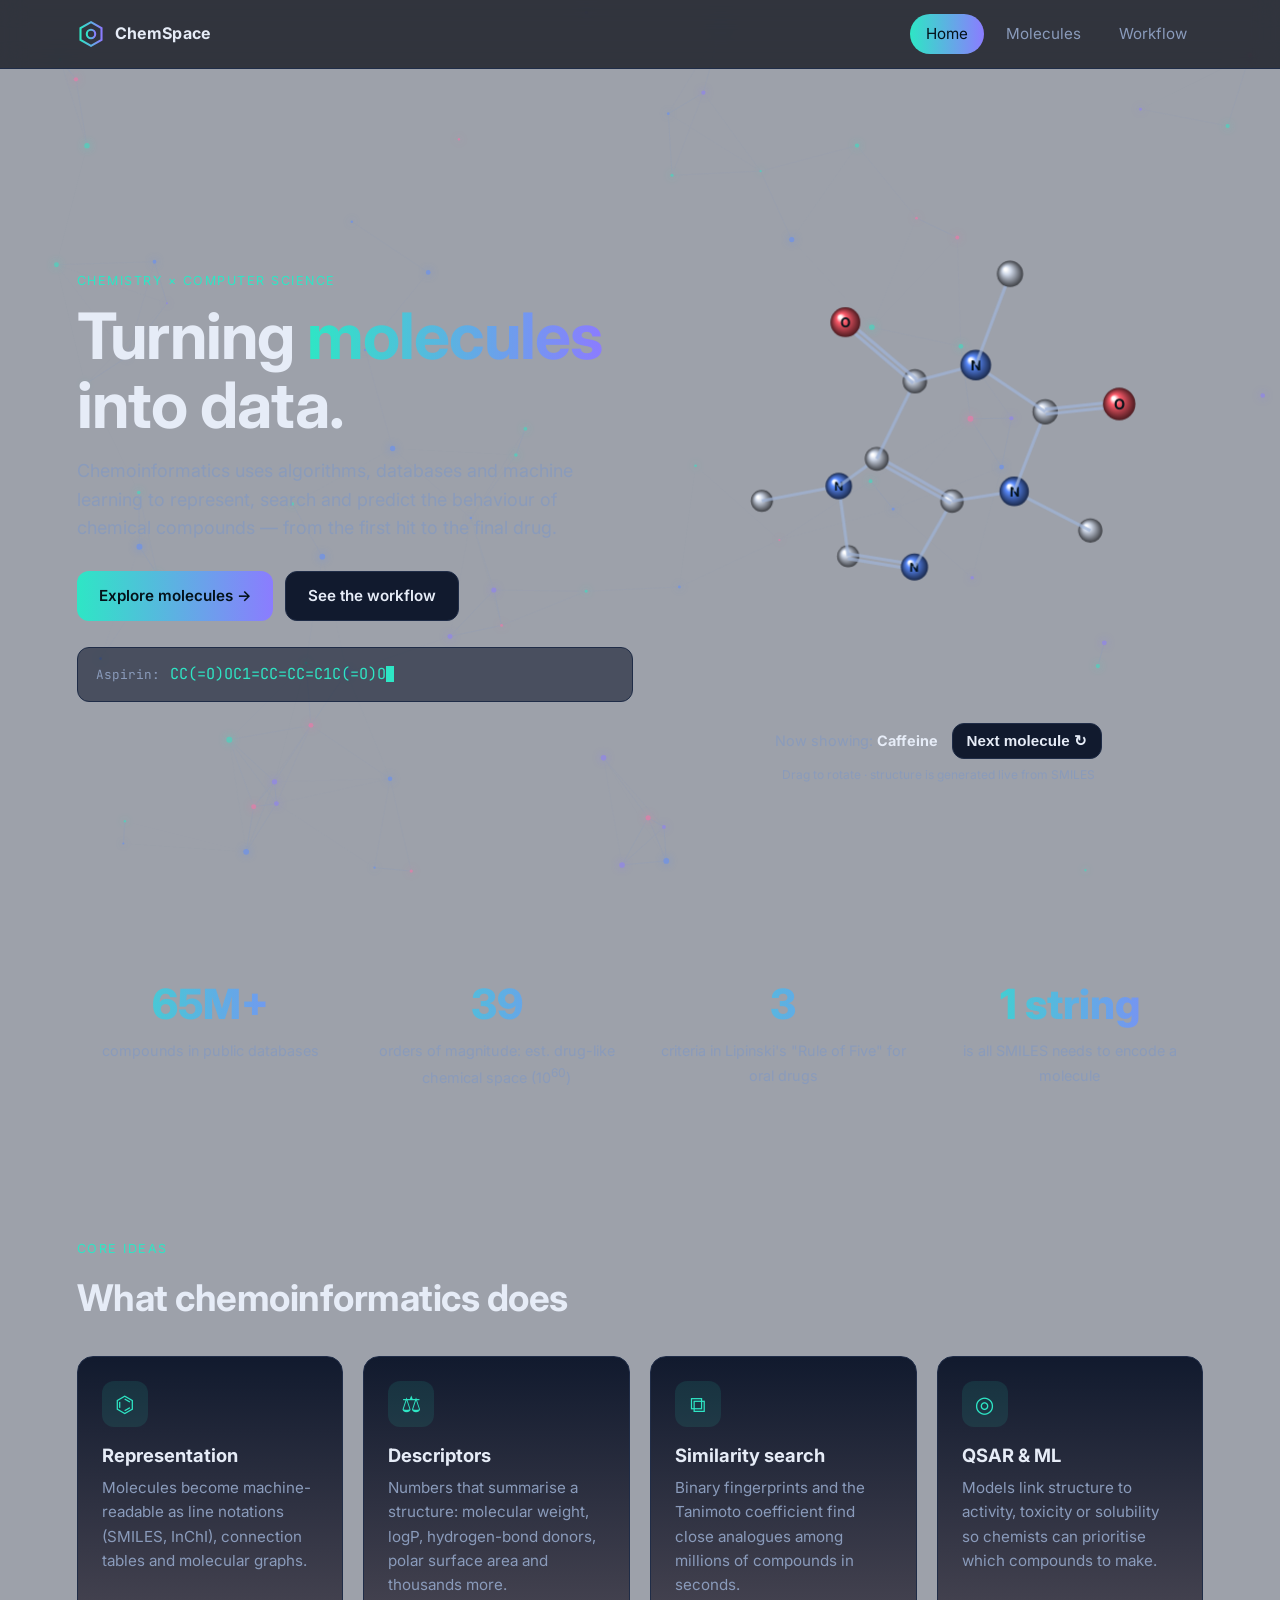
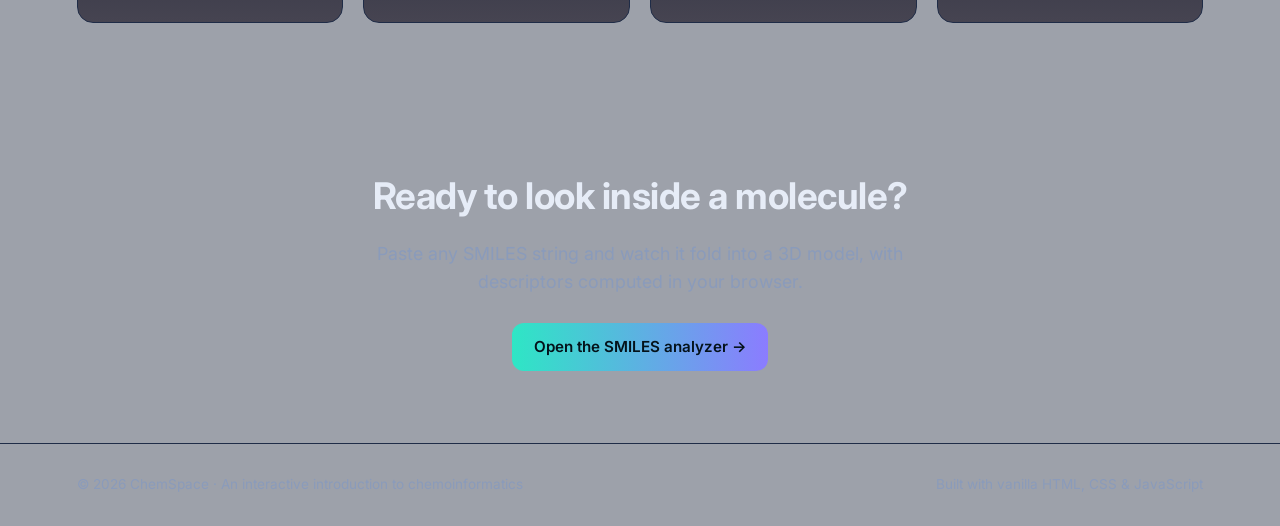
<file: index.html>
<!DOCTYPE html>
<html lang="en"><head><meta charset="utf-8"><meta name="viewport" content="width=device-width,initial-scale=1">
<title>ChemSpace — Chemoinformatics</title>
<link rel="preconnect" href="https://fonts.googleapis.com"><link rel="preconnect" href="https://fonts.gstatic.com" crossorigin>
<link href="https://fonts.googleapis.com/css2?family=Inter:wght@400;600;700;800&family=JetBrains+Mono:wght@400;600&display=swap" rel="stylesheet">
<link rel="stylesheet" href="style.css"></head>
<body data-page="home"><canvas id="bg"></canvas>
<nav><a class="logo" href="index.html"><svg width="28" height="28" viewBox="0 0 40 40" fill="none" stroke="url(#lg)" stroke-width="3">
<defs><linearGradient id="lg" x1="0" x2="1"><stop offset="0" stop-color="#2ee6c5"/><stop offset="1" stop-color="#8b7cff"/></linearGradient></defs>
<polygon points="20,3 35,11.5 35,28.5 20,37 5,28.5 5,11.5"/><circle cx="20" cy="20" r="6"/></svg><span>ChemSpace</span></a>
<div class="links"><a href="index.html" data-p="home">Home</a><a href="molecules.html" data-p="molecules">Molecules</a><a href="workflow.html" data-p="workflow">Workflow</a></div></nav>
<main>
<section class="hero">
  <div>
    <div class="tag reveal">Chemistry × Computer Science</div>
    <h1 class="reveal d1">Turning <span class="grad">molecules</span><br>into data.</h1>
    <p class="lead reveal d2">Chemoinformatics uses algorithms, databases and machine learning to represent, search and predict the behaviour of chemical compounds — from the first hit to the final drug.</p>
    <div class="reveal d3" style="display:flex;gap:12px;flex-wrap:wrap">
      <a class="btn primary" href="molecules.html">Explore molecules →</a>
      <a class="btn" href="workflow.html">See the workflow</a>
    </div>
    <div class="smiles-type mono reveal d3"><small id="typedname"></small><span id="typed"></span><span class="caret"></span></div>
  </div>
  <div style="text-align:center">
    <canvas id="mol3d"></canvas>
    <div style="display:flex;justify-content:center;align-items:center;gap:14px;color:var(--muted);font-size:.9rem">
      <span>Now showing: <b id="molname" style="color:var(--text)"></b></span>
      <button class="btn" id="nextmol" style="padding:8px 14px">Next molecule ↻</button>
    </div>
    <div class="hint">Drag to rotate · structure is generated live from SMILES</div>
  </div>
</section>

<section>
  <div class="stats">
    <div class="stat reveal"><b class="grad" data-count="100" data-suffix="M+">0</b><span>compounds in public databases</span></div>
    <div class="stat reveal d1"><b class="grad" data-count="60" data-suffix="">0</b><span>orders of magnitude: est. drug-like chemical space (10<sup>60</sup>)</span></div>
    <div class="stat reveal d2"><b class="grad" data-count="4" data-suffix="">0</b><span>criteria in Lipinski's "Rule of Five" for oral drugs</span></div>
    <div class="stat reveal d3"><b class="grad" data-count="1" data-dec="0" data-suffix=" string">0</b><span>is all SMILES needs to encode a molecule</span></div>
  </div>
</section>

<section>
  <div class="tag reveal">Core ideas</div>
  <h2 class="reveal">What chemoinformatics does</h2>
  <div class="grid" style="margin-top:28px">
    <div class="card reveal"><div class="icon">⌬</div><h3>Representation</h3><p>Molecules become machine-readable as line notations (SMILES, InChI), connection tables and molecular graphs.</p></div>
    <div class="card reveal d1"><div class="icon">⚖</div><h3>Descriptors</h3><p>Numbers that summarise a structure: molecular weight, logP, hydrogen-bond donors, polar surface area and thousands more.</p></div>
    <div class="card reveal d2"><div class="icon">⧉</div><h3>Similarity search</h3><p>Binary fingerprints and the Tanimoto coefficient find close analogues among millions of compounds in seconds.</p></div>
    <div class="card reveal d3"><div class="icon">◎</div><h3>QSAR &amp; ML</h3><p>Models link structure to activity, toxicity or solubility so chemists can prioritise which compounds to make.</p></div>
  </div>
</section>

<section class="reveal" style="text-align:center">
  <h2>Ready to look inside a molecule?</h2>
  <p class="lead" style="margin:12px auto 26px">Paste any SMILES string and watch it fold into a 3D model, with descriptors computed in your browser.</p>
  <a class="btn primary" href="molecules.html">Open the SMILES analyzer →</a>
</section>
</main>
<footer><span>© <span id="year"></span> ChemSpace · An interactive introduction to chemoinformatics</span><span>Built with vanilla HTML, CSS &amp; JavaScript</span></footer>
<script src="main.js"></script></body></html>
</file>
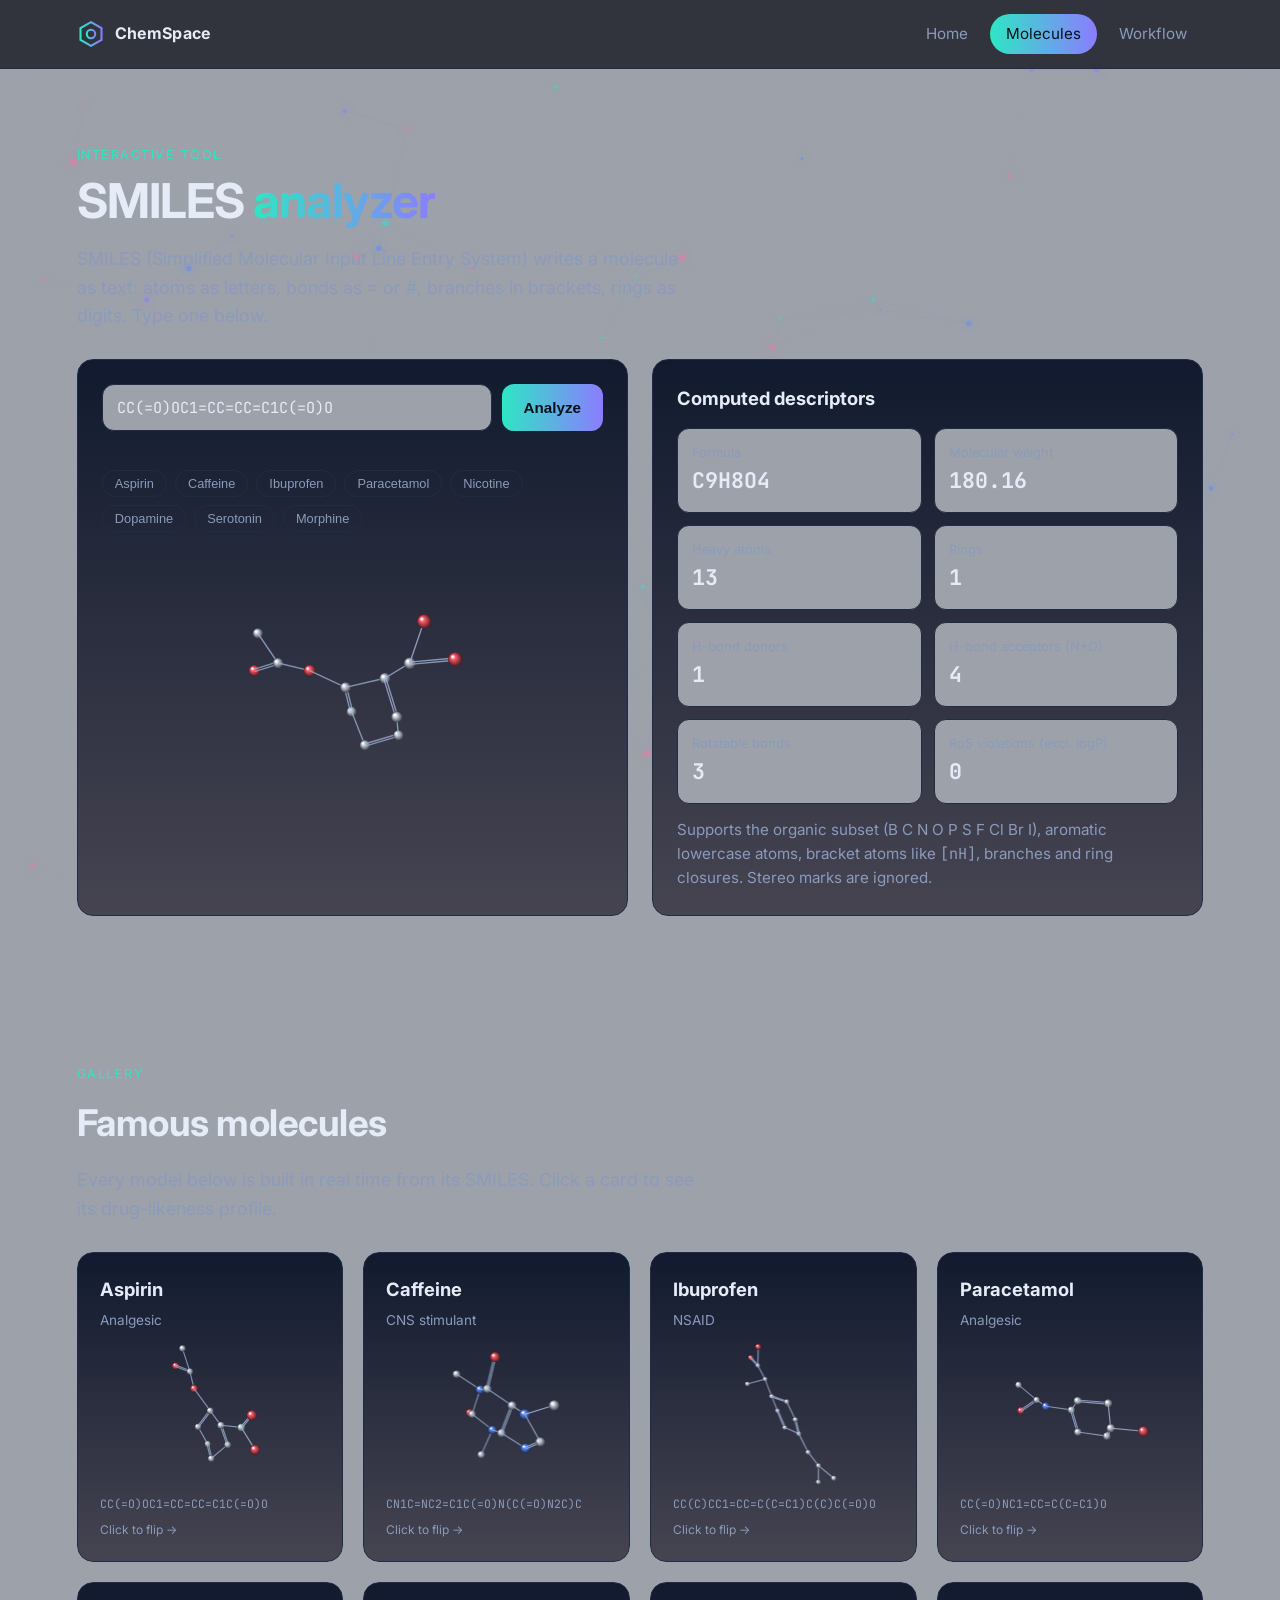
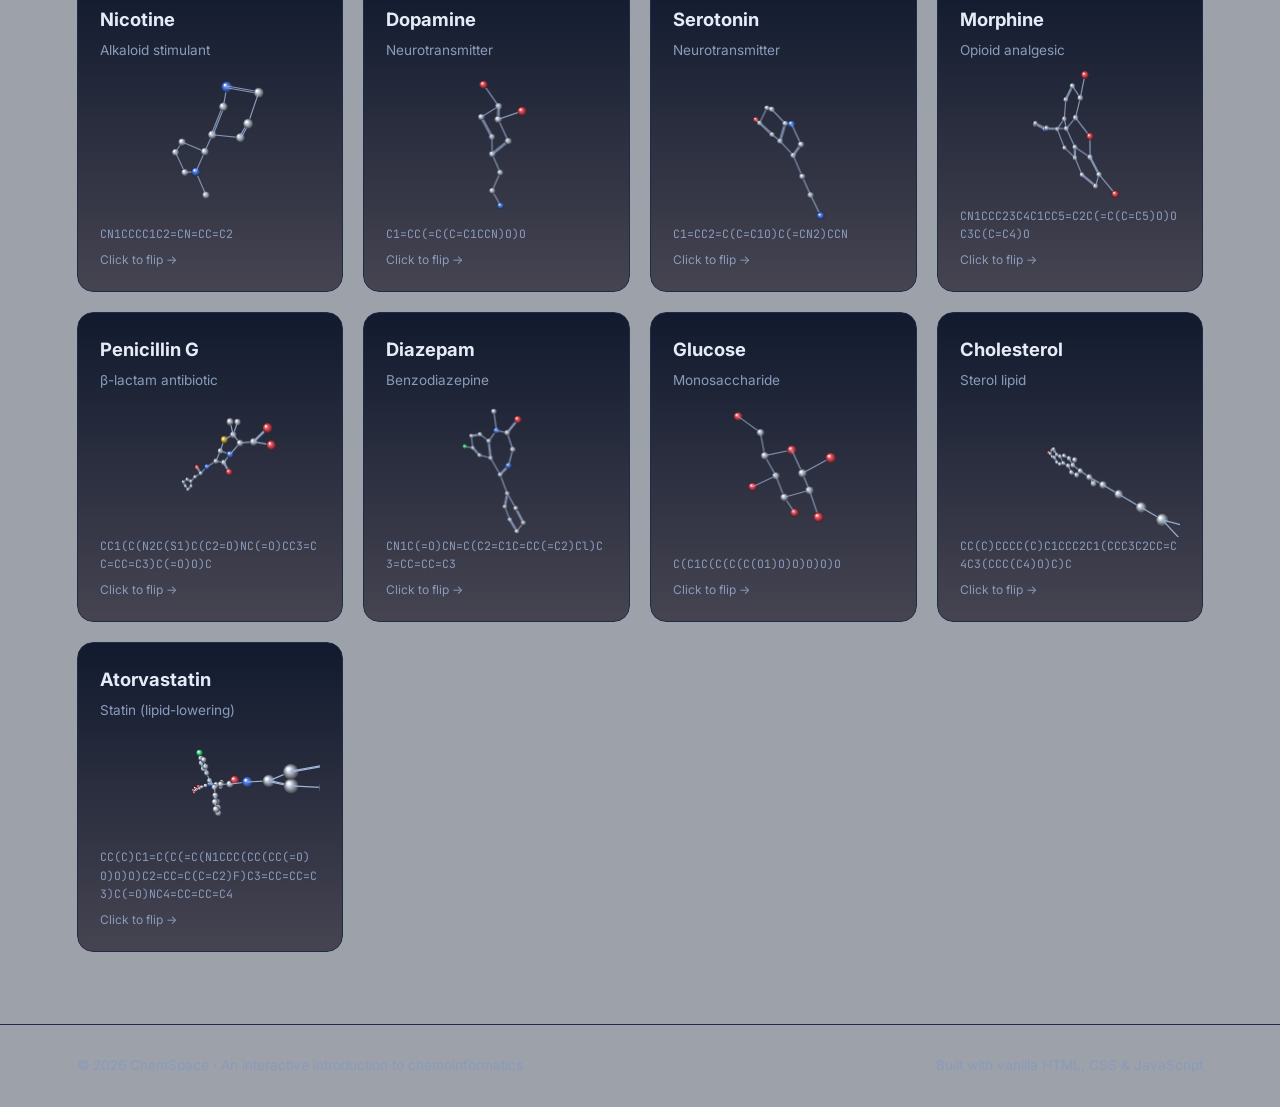
<file: molecules.html>
<!DOCTYPE html>
<html lang="en"><head><meta charset="utf-8"><meta name="viewport" content="width=device-width,initial-scale=1">
<title>Molecules — ChemSpace</title>
<link rel="preconnect" href="https://fonts.googleapis.com"><link rel="preconnect" href="https://fonts.gstatic.com" crossorigin>
<link href="https://fonts.googleapis.com/css2?family=Inter:wght@400;600;700;800&family=JetBrains+Mono:wght@400;600&display=swap" rel="stylesheet">
<link rel="stylesheet" href="style.css"></head>
<body data-page="molecules"><canvas id="bg"></canvas>
<nav><a class="logo" href="index.html"><svg width="28" height="28" viewBox="0 0 40 40" fill="none" stroke="url(#lg)" stroke-width="3">
<defs><linearGradient id="lg" x1="0" x2="1"><stop offset="0" stop-color="#2ee6c5"/><stop offset="1" stop-color="#8b7cff"/></linearGradient></defs>
<polygon points="20,3 35,11.5 35,28.5 20,37 5,28.5 5,11.5"/><circle cx="20" cy="20" r="6"/></svg><span>ChemSpace</span></a>
<div class="links"><a href="index.html" data-p="home">Home</a><a href="molecules.html" data-p="molecules">Molecules</a><a href="workflow.html" data-p="workflow">Workflow</a></div></nav>
<main>
<section>
  <div class="tag reveal">Interactive tool</div>
  <h1 class="reveal d1" style="font-size:clamp(2rem,4vw,3rem)">SMILES <span class="grad">analyzer</span></h1>
  <p class="lead reveal d2">SMILES (Simplified Molecular Input Line Entry System) writes a molecule as text: atoms as letters, bonds as <code>=</code> or <code>#</code>, branches in brackets, rings as digits. Type one below.</p>
  <div class="analyzer">
    <div class="card reveal">
      <div class="input-row"><input type="text" id="smiIn" spellcheck="false" placeholder="e.g. CC(=O)OC1=CC=CC=C1C(=O)O"><button class="btn primary" id="anaBtn">Analyze</button></div>
      <div class="err" id="err"></div>
      <div class="chips" id="chips"></div>
      <canvas id="anaCanvas" style="width:100%;height:280px;margin-top:10px;cursor:grab"></canvas>
    </div>
    <div class="card reveal d1">
      <h3 style="margin-bottom:14px">Computed descriptors</h3>
      <div class="results">
        <div class="res"><span>Formula</span><b id="rFormula">—</b></div>
        <div class="res"><span>Molecular weight</span><b id="rMW">—</b></div>
        <div class="res"><span>Heavy atoms</span><b id="rHeavy">—</b></div>
        <div class="res"><span>Rings</span><b id="rRings">—</b></div>
        <div class="res"><span>H-bond donors</span><b id="rHBD">—</b></div>
        <div class="res"><span>H-bond acceptors (N+O)</span><b id="rHBA">—</b></div>
        <div class="res"><span>Rotatable bonds</span><b id="rRot">—</b></div>
        <div class="res"><span>Ro5 violations (excl. logP)</span><b id="rLip">—</b></div>
      </div>
      <p class="hint" style="margin-top:14px">Supports the organic subset (B C N O P S F Cl Br I), aromatic lowercase atoms, bracket atoms like <code>[nH]</code>, branches and ring closures. Stereo marks are ignored.</p>
    </div>
  </div>
</section>

<section>
  <div class="tag reveal">Gallery</div>
  <h2 class="reveal">Famous molecules</h2>
  <p class="lead reveal" style="margin-top:6px">Every model below is built in real time from its SMILES. Click a card to see its drug-likeness profile.</p>
  <div class="grid" id="gallery"></div>
</section>
</main>
<footer><span>© <span id="year"></span> ChemSpace · An interactive introduction to chemoinformatics</span><span>Built with vanilla HTML, CSS &amp; JavaScript</span></footer>
<script src="main.js"></script></body></html>
</file>
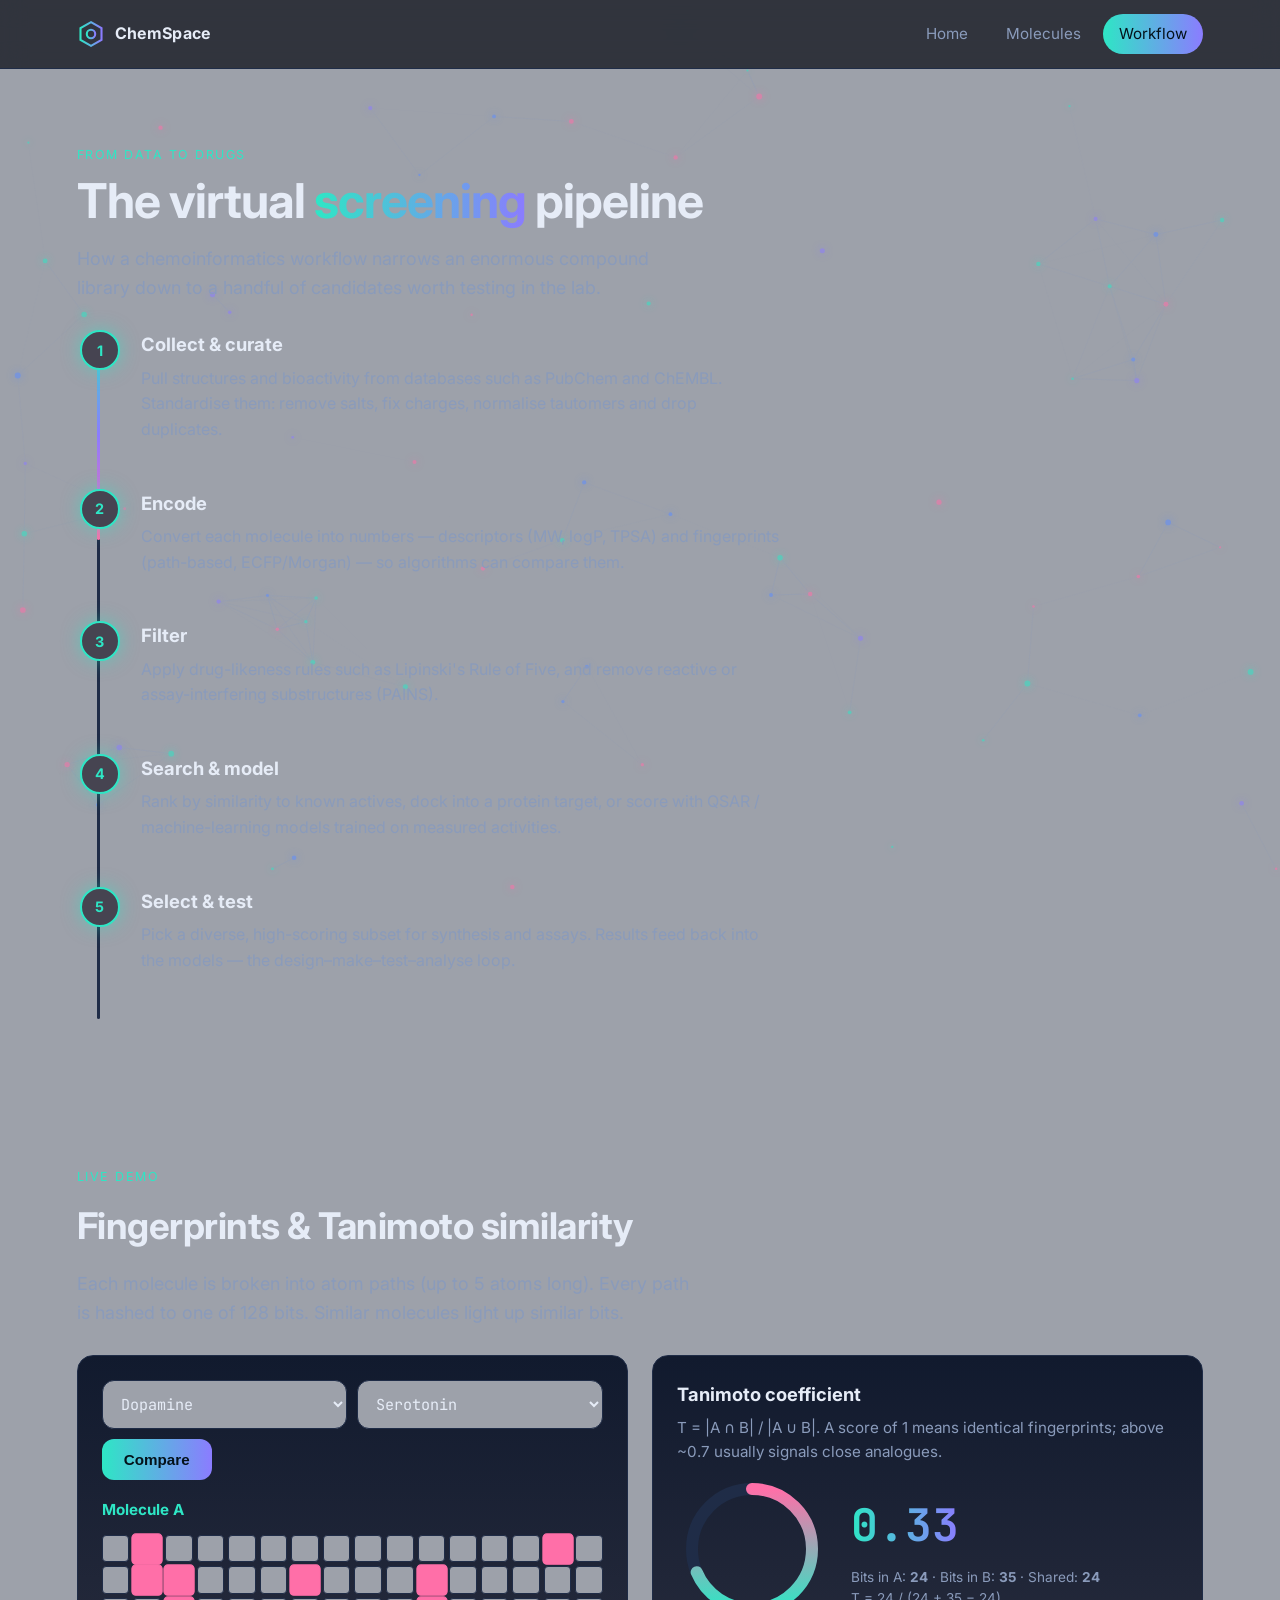
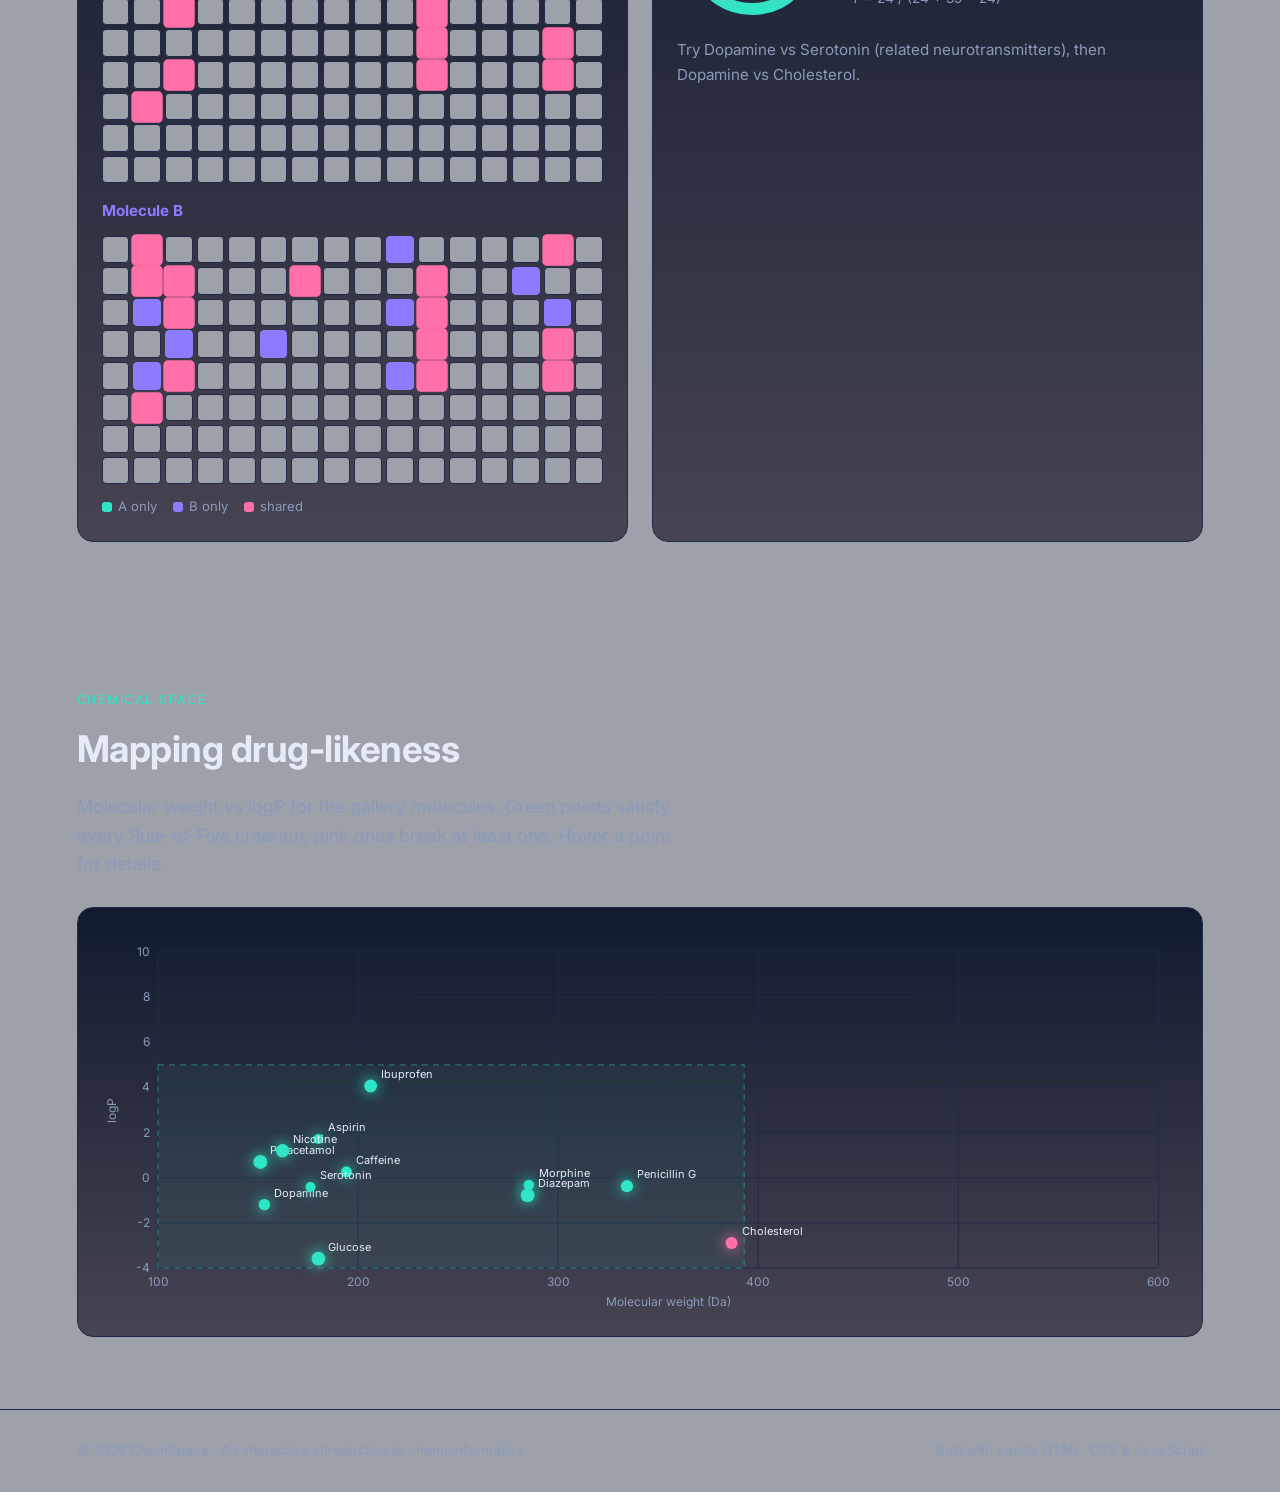
<file: workflow.html>
<!DOCTYPE html>
<html lang="en"><head><meta charset="utf-8"><meta name="viewport" content="width=device-width,initial-scale=1">
<title>Workflow — ChemSpace</title>
<link rel="preconnect" href="https://fonts.googleapis.com"><link rel="preconnect" href="https://fonts.gstatic.com" crossorigin>
<link href="https://fonts.googleapis.com/css2?family=Inter:wght@400;600;700;800&family=JetBrains+Mono:wght@400;600&display=swap" rel="stylesheet">
<link rel="stylesheet" href="style.css"></head>
<body data-page="workflow"><canvas id="bg"></canvas>
<nav><a class="logo" href="index.html"><svg width="28" height="28" viewBox="0 0 40 40" fill="none" stroke="url(#lg)" stroke-width="3">
<defs><linearGradient id="lg" x1="0" x2="1"><stop offset="0" stop-color="#2ee6c5"/><stop offset="1" stop-color="#8b7cff"/></linearGradient></defs>
<polygon points="20,3 35,11.5 35,28.5 20,37 5,28.5 5,11.5"/><circle cx="20" cy="20" r="6"/></svg><span>ChemSpace</span></a>
<div class="links"><a href="index.html" data-p="home">Home</a><a href="molecules.html" data-p="molecules">Molecules</a><a href="workflow.html" data-p="workflow">Workflow</a></div></nav>
<main>
<section>
  <div class="tag reveal">From data to drugs</div>
  <h1 class="reveal d1" style="font-size:clamp(2rem,4vw,3rem)">The virtual <span class="grad">screening</span> pipeline</h1>
  <p class="lead reveal d2">How a chemoinformatics workflow narrows an enormous compound library down to a handful of candidates worth testing in the lab.</p>
  <div class="timeline">
    <div class="line"></div><div class="fill"></div>
    <div class="step" data-n="1"><h3>Collect &amp; curate</h3><p>Pull structures and bioactivity from databases such as PubChem and ChEMBL. Standardise them: remove salts, fix charges, normalise tautomers and drop duplicates.</p></div>
    <div class="step" data-n="2"><h3>Encode</h3><p>Convert each molecule into numbers — descriptors (MW, logP, TPSA) and fingerprints (path-based, ECFP/Morgan) — so algorithms can compare them.</p></div>
    <div class="step" data-n="3"><h3>Filter</h3><p>Apply drug-likeness rules such as Lipinski's Rule of Five, and remove reactive or assay-interfering substructures (PAINS).</p></div>
    <div class="step" data-n="4"><h3>Search &amp; model</h3><p>Rank by similarity to known actives, dock into a protein target, or score with QSAR / machine-learning models trained on measured activities.</p></div>
    <div class="step" data-n="5"><h3>Select &amp; test</h3><p>Pick a diverse, high-scoring subset for synthesis and assays. Results feed back into the models — the design–make–test–analyse loop.</p></div>
  </div>
</section>

<section id="fpSection">
  <div class="tag reveal">Live demo</div>
  <h2 class="reveal">Fingerprints &amp; Tanimoto similarity</h2>
  <p class="lead reveal" style="margin-top:6px">Each molecule is broken into atom paths (up to 5 atoms long). Every path is hashed to one of 128 bits. Similar molecules light up similar bits.</p>
  <div class="fp-wrap">
    <div class="card reveal">
      <div class="input-row"><select id="molA"></select><select id="molB"></select><button class="btn primary" id="cmpBtn">Compare</button></div>
      <h3 style="margin-top:18px;font-size:.95rem;color:var(--teal)">Molecule A</h3><div class="bits" id="bitsA"></div>
      <h3 style="margin-top:16px;font-size:.95rem;color:var(--violet)">Molecule B</h3><div class="bits" id="bitsB"></div>
      <div class="legend"><span><i style="background:var(--teal)"></i>A only</span><span><i style="background:var(--violet)"></i>B only</span><span><i style="background:var(--pink)"></i>shared</span></div>
    </div>
    <div class="card reveal d1">
      <h3>Tanimoto coefficient</h3>
      <p>T = |A ∩ B| / |A ∪ B|. A score of 1 means identical fingerprints; above ~0.7 usually signals close analogues.</p>
      <div class="gauge">
        <svg viewBox="0 0 150 150"><defs><linearGradient id="gg"><stop offset="0" stop-color="#2ee6c5"/><stop offset="1" stop-color="#ff6fa8"/></linearGradient></defs>
          <circle class="track" cx="75" cy="75" r="60"/><circle class="val" cx="75" cy="75" r="60"/></svg>
        <div><b id="tani" class="mono grad" style="font-size:2.8rem">0.00</b><div id="taniInfo" style="color:var(--muted);font-size:.85rem;margin-top:6px"></div></div>
      </div>
      <p class="hint" style="margin-top:14px">Try Dopamine vs Serotonin (related neurotransmitters), then Dopamine vs Cholesterol.</p>
    </div>
  </div>
</section>

<section>
  <div class="tag reveal">Chemical space</div>
  <h2 class="reveal">Mapping drug-likeness</h2>
  <p class="lead reveal" style="margin-top:6px">Molecular weight vs logP for the gallery molecules. Green points satisfy every Rule-of-Five criterion; pink ones break at least one. Hover a point for details.</p>
  <div class="card reveal" style="position:relative">
    <canvas id="space"></canvas>
    <div id="spaceTip" style="position:absolute;pointer-events:none;opacity:0;transition:opacity .2s;background:var(--bg);border:1px solid var(--line);padding:8px 12px;border-radius:10px;font-size:.82rem"></div>
  </div>
</section>
</main>
<footer><span>© <span id="year"></span> ChemSpace · An interactive introduction to chemoinformatics</span><span>Built with vanilla HTML, CSS &amp; JavaScript</span></footer>
<script src="main.js"></script></body></html>
</file>
<file: style.css>
:root{
  --bg:#9DA1AA; --bg2:#464451; --card:#111a2e; --line:#1f2c47;
  --text:#e6ecf7; --muted:#8a9bbb;
  --teal:#2ee6c5; --violet:#8b7cff; --pink:#ff6fa8; --amber:#ffc35c;
  --radius:16px;
}
*{box-sizing:border-box;margin:0;padding:0}
html{scroll-behavior:smooth}
body{font-family:'Inter',system-ui,sans-serif;background:var(--bg);color:var(--text);line-height:1.6;overflow-x:hidden}
code,.mono{font-family:'JetBrains Mono',ui-monospace,monospace}
a{color:inherit;text-decoration:none}
#bg{position:fixed;inset:0;z-index:-1;opacity:.55}

/* nav */
nav{position:sticky;top:0;z-index:20;display:flex;align-items:center;justify-content:space-between;
  padding:14px 6vw;background:rgba(7,11,20,.72);backdrop-filter:blur(12px);border-bottom:1px solid var(--line)}
.logo{display:flex;align-items:center;gap:10px;font-weight:700;letter-spacing:.3px}
.logo svg{animation:spin 12s linear infinite}
.links{display:flex;gap:6px}
.links a{padding:8px 16px;border-radius:999px;color:var(--muted);font-size:.95rem;transition:.25s}
.links a:hover{color:var(--text);background:var(--card)}
.links a.active{color:#04121a;background:linear-gradient(90deg,var(--teal),var(--violet))}
@keyframes spin{to{transform:rotate(360deg)}}

main{padding:0 6vw}
section{padding:72px 0}
h1{font-size:clamp(2.3rem,5vw,4rem);line-height:1.08;letter-spacing:-1px}
h2{font-size:clamp(1.6rem,3vw,2.3rem);letter-spacing:-.5px;margin-bottom:14px}
h3{font-size:1.15rem;margin-bottom:6px}
p.lead{color:var(--muted);font-size:1.12rem;max-width:620px;margin:18px 0 28px}
.grad{background:linear-gradient(90deg,var(--teal),var(--violet),var(--pink));-webkit-background-clip:text;background-clip:text;color:transparent;
  background-size:200% auto;animation:shine 6s linear infinite}
@keyframes shine{to{background-position:200% center}}
.tag{display:inline-block;font-size:.78rem;letter-spacing:1.5px;text-transform:uppercase;color:var(--teal);margin-bottom:10px}

.btn{display:inline-flex;align-items:center;gap:8px;padding:12px 22px;border-radius:12px;font-weight:600;border:1px solid var(--line);
  background:var(--card);color:var(--text);cursor:pointer;transition:.25s;font-size:.95rem}
.btn:hover{transform:translateY(-2px);border-color:var(--teal)}
.btn.primary{background:linear-gradient(90deg,var(--teal),var(--violet));color:#04121a;border:none}
.btn.primary:hover{box-shadow:0 8px 30px rgba(46,230,197,.35)}

/* hero */
.hero{display:grid;grid-template-columns:1.05fr 1fr;align-items:center;gap:40px;min-height:calc(100vh - 70px);padding:40px 0}
#mol3d{width:100%;aspect-ratio:1;max-width:560px;justify-self:center;cursor:grab}
.smiles-type{margin-top:26px;padding:14px 18px;border:1px solid var(--line);border-radius:12px;background:rgba(17,26,46,.6);font-size:.95rem;color:var(--teal);min-height:52px}
.smiles-type .caret{display:inline-block;width:8px;height:1.1em;background:var(--teal);vertical-align:-3px;animation:blink 1s steps(1) infinite}
.smiles-type small{color:var(--muted);margin-right:10px}
@keyframes blink{50%{opacity:0}}

/* cards / grid */
.grid{display:grid;grid-template-columns:repeat(auto-fit,minmax(240px,1fr));gap:20px}
.card{background:linear-gradient(180deg,var(--card),var(--bg2));border:1px solid var(--line);border-radius:var(--radius);padding:24px;
  transition:transform .35s,border-color .35s,box-shadow .35s;position:relative;overflow:hidden}
.card:hover{transform:translateY(-6px);border-color:rgba(46,230,197,.5);box-shadow:0 16px 40px rgba(0,0,0,.35)}
.card p{color:var(--muted);font-size:.95rem}
.icon{width:46px;height:46px;border-radius:12px;display:grid;place-items:center;margin-bottom:14px;
  background:rgba(46,230,197,.1);color:var(--teal);font-size:1.4rem}

.stats{display:grid;grid-template-columns:repeat(auto-fit,minmax(180px,1fr));gap:20px;text-align:center}
.stat b{display:block;font-size:2.6rem;font-weight:800}
.stat span{color:var(--muted);font-size:.9rem}

/* reveal */
.reveal{opacity:0;transform:translateY(40px);transition:opacity .8s ease,transform .8s ease}
.reveal.in{opacity:1;transform:none}
.reveal.d1{transition-delay:.1s}.reveal.d2{transition-delay:.2s}.reveal.d3{transition-delay:.3s}

/* molecules page */
.analyzer{display:grid;grid-template-columns:1fr 1fr;gap:24px}
.input-row{display:flex;gap:10px;flex-wrap:wrap}
input[type=text],select{flex:1;min-width:200px;background:var(--bg);border:1px solid var(--line);color:var(--text);padding:12px 14px;border-radius:12px;
  font-family:'JetBrains Mono',monospace;font-size:.95rem;outline:none;transition:.2s}
input[type=text]:focus,select:focus{border-color:var(--teal);box-shadow:0 0 0 3px rgba(46,230,197,.15)}
.chips{display:flex;flex-wrap:wrap;gap:8px;margin-top:12px}
.chip{font-size:.8rem;padding:5px 12px;border-radius:999px;border:1px solid var(--line);color:var(--muted);cursor:pointer;transition:.2s;background:none}
.chip:hover{color:var(--teal);border-color:var(--teal)}
.results{display:grid;grid-template-columns:repeat(2,1fr);gap:12px}
.res{background:var(--bg);border:1px solid var(--line);border-radius:12px;padding:14px}
.res span{color:var(--muted);font-size:.8rem;display:block}
.res b{font-size:1.35rem;font-family:'JetBrains Mono',monospace}
.res.pop{animation:pop .5s ease}
@keyframes pop{0%{transform:scale(.92);border-color:var(--teal)}100%{transform:none}}
.err{color:var(--pink);font-size:.9rem;margin-top:10px;min-height:1.2em}

.mol-card{cursor:pointer;perspective:1000px;padding:0;background:none;border:none;min-height:310px}
.mol-card:hover{box-shadow:none}
.flip{position:relative;width:100%;height:100%;min-height:310px;transition:transform .7s cubic-bezier(.4,.2,.2,1);transform-style:preserve-3d}
.mol-card.flipped .flip{transform:rotateY(180deg)}
.face{position:absolute;inset:0;backface-visibility:hidden;border-radius:var(--radius);border:1px solid var(--line);padding:22px;
  background:linear-gradient(180deg,var(--card),var(--bg2));display:flex;flex-direction:column}
.face.back{transform:rotateY(180deg)}
.face canvas{width:100%;height:160px}
.face .smi{font-size:.72rem;color:var(--muted);word-break:break-all;margin-top:auto}
.kv{display:flex;justify-content:space-between;border-bottom:1px dashed var(--line);padding:6px 0;font-size:.9rem}
.kv span{color:var(--muted)}
.badge{display:inline-block;margin-top:12px;padding:4px 10px;border-radius:999px;font-size:.78rem;font-weight:600}
.badge.ok{background:rgba(46,230,197,.15);color:var(--teal)}
.badge.no{background:rgba(255,111,168,.15);color:var(--pink)}
.hint{font-size:.75rem;color:var(--muted);margin-top:6px}

/* workflow page */
.timeline{position:relative;margin-left:20px}
.timeline .line{position:absolute;left:0;top:0;width:3px;height:100%;background:var(--line);border-radius:3px}
.timeline .fill{position:absolute;left:0;top:0;width:3px;height:0;background:linear-gradient(var(--teal),var(--violet),var(--pink));border-radius:3px;transition:height .1s}
.step{position:relative;padding:0 0 46px 44px}
.step::before{content:attr(data-n);position:absolute;left:-17px;top:0;width:36px;height:36px;border-radius:50%;display:grid;place-items:center;
  background:var(--bg2);border:2px solid var(--line);font-weight:700;font-size:.9rem;transition:.4s}
.step.in::before{border-color:var(--teal);color:var(--teal);box-shadow:0 0 18px rgba(46,230,197,.5)}
.step p{color:var(--muted);max-width:640px}

.fp-wrap{display:grid;grid-template-columns:1fr 1fr;gap:24px}
.bits{display:grid;grid-template-columns:repeat(16,1fr);gap:4px;margin-top:12px}
.bit{aspect-ratio:1;border-radius:4px;background:var(--bg);border:1px solid var(--line);transition:background .3s,transform .3s}
.bit.on{background:var(--teal);border-color:var(--teal)}
.bit.on.b{background:var(--violet);border-color:var(--violet)}
.bit.both{background:var(--pink)!important;border-color:var(--pink)!important;transform:scale(1.12)}
.gauge{display:flex;align-items:center;gap:24px;margin-top:10px}
.gauge svg{width:150px;height:150px;transform:rotate(-90deg)}
.gauge circle{fill:none;stroke-width:12}
.gauge .track{stroke:var(--line)}
.gauge .val{stroke:url(#gg);stroke-linecap:round;transition:stroke-dashoffset 1.2s cubic-bezier(.3,.8,.3,1)}
.legend{display:flex;gap:16px;flex-wrap:wrap;font-size:.82rem;color:var(--muted);margin-top:12px}
.legend i{display:inline-block;width:10px;height:10px;border-radius:3px;margin-right:6px;vertical-align:-1px}
#space{width:100%;height:380px;display:block}

footer{border-top:1px solid var(--line);padding:30px 6vw;color:var(--muted);font-size:.85rem;display:flex;justify-content:space-between;flex-wrap:wrap;gap:10px}

/* page transition */
body{animation:fadein .6s ease}
@keyframes fadein{from{opacity:0;transform:translateY(10px)}}

@media (max-width:860px){
  .hero,.analyzer,.fp-wrap{grid-template-columns:1fr}
  .hero{min-height:auto}
  .links a{padding:6px 10px;font-size:.85rem}
  .logo span{display:none}
}
@media (prefers-reduced-motion:reduce){*{animation:none!important;transition:none!important}.reveal{opacity:1;transform:none}}
</file>
